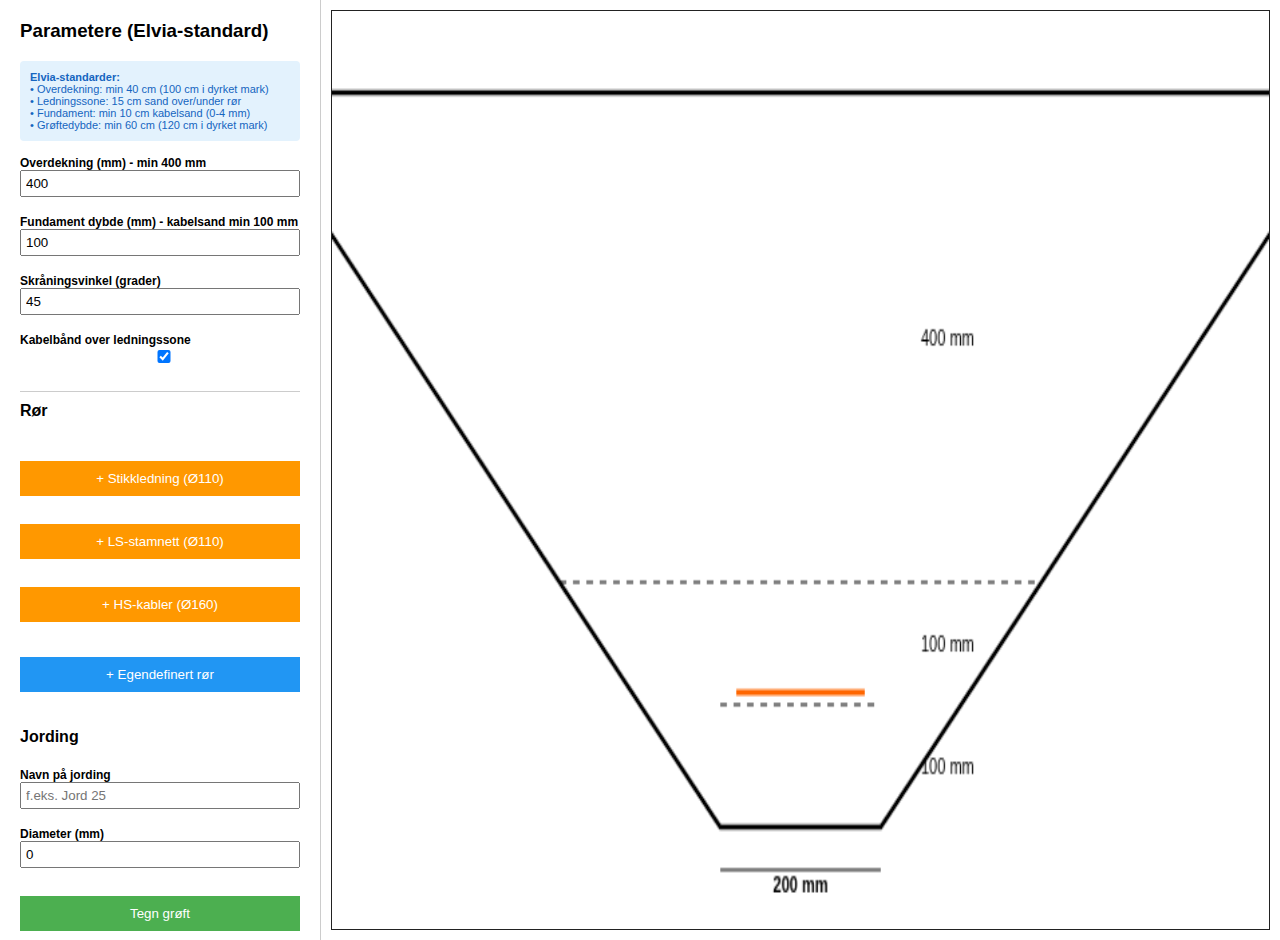
<file: Grofteprofil.html>
<!DOCTYPE html>
<html lang="no">
<head>
<meta charset="UTF-8">
<title>Grøftesnitt PRO</title>
<style>
body { font-family: Arial, sans-serif; display: flex; margin: 0; }
.panel {
    width: 280px;
    padding: 20px;
    border-right: 1px solid #ccc;
    overflow-y: auto;
    max-height: 100vh;
}
.panel h3 { margin-top: 0; }
canvas { flex: 1; border: 1px solid #222; margin: 10px; }
input { width: 100%; margin-bottom: 8px; padding: 4px; box-sizing: border-box; }
label { display: block; font-size: 12px; margin-top: 10px; font-weight: bold; }
button { width: 100%; padding: 10px; margin-top: 20px; background: #4CAF50; color: white; border: none; cursor: pointer; }
button:hover { background: #45a049; }
</style>
</head>
<body>

<div class="panel">
<h3>Parametere (Elvia-standard)</h3>

<div style="background: #E3F2FD; padding: 10px; border-radius: 4px; margin-bottom: 15px; font-size: 11px; color: #1565C0;">
  <strong>Elvia-standarder:</strong>
  <br>• Overdekning: min 40 cm (100 cm i dyrket mark)
  <br>• Ledningssone: 15 cm sand over/under rør
  <br>• Fundament: min 10 cm kabelsand (0-4 mm)
  <br>• Grøftedybde: min 60 cm (120 cm i dyrket mark)
</div>

<label>Overdekning (mm) - min 400 mm</label>
<input id="overdekning" value="400" type="number" min="400">

<label>Fundament dybde (mm) - kabelsand min 100 mm</label>
<input id="fundament" value="100" type="number" min="100">

<label>Skråningsvinkel (grader)</label>
<input id="vinkel" value="45" type="number">

<label>Kabelbånd over ledningssone</label>
<input id="kabelbmd" type="checkbox" checked>

<h4 style="margin-top: 20px; border-top: 1px solid #ccc; padding-top: 10px;">Rør</h4>
<button onclick="leggTilRor('Stikkledning', 110)" style="background: #FF9800; margin-bottom: 8px; width: 100%;">+ Stikkledning (Ø110)</button>
<button onclick="leggTilRor('LS-stamnett', 110)" style="background: #FF9800; margin-bottom: 8px; width: 100%;">+ LS-stamnett (Ø110)</button>
<button onclick="leggTilRor('HS-kabler', 160)" style="background: #FF9800; margin-bottom: 15px; width: 100%;">+ HS-kabler (Ø160)</button>

<div id="rorListe"></div>
<button onclick="leggTilRor('Rør', 110)" style="background: #2196F3; margin-bottom: 15px;">+ Egendefinert rør</button>

<h4>Jording</h4>
<label>Navn på jording</label>
<input id="jordingNavn" value="" type="text" placeholder="f.eks. Jord 25">

<label>Diameter (mm)</label>
<input id="jordingDiameter" value="0" type="number">

<button onclick="tegn()">Tegn grøft</button>
</div>

<canvas id="c" width="700" height="450"></canvas>

<script>

// Global liste over rør
let ror = [];
let rorIdCounter = 0;

function leggTilRor(navn = "Rør", diameter = 110) {
    const id = rorIdCounter++;
    
    // Beregn automatisk x-offset basert på eksisterende rør
    let xOffset = 0;
    if(ror.length > 0) {
        // Finn det mest høyre røret og legg til nytt rør til høyre for det
        let maxX = -Infinity;
        ror.forEach(r => {
            const rightEdge = r.xOffset + r.diameter/2;
            if(rightEdge > maxX) maxX = rightEdge;
        });
        
        // Legg til minimum 50mm mellom rør + diameter/2 avstand
        xOffset = maxX + 50 + diameter/2;
    }
    
    ror.push({ id: id, navn: navn, diameter: diameter, xOffset: xOffset });
    renderRorPanel();
    tegn();
}

function fjernRor(id) {
    ror = ror.filter(r => r.id !== id);
    renderRorPanel();
    tegn();
}

function renderRorPanel() {
    const container = document.getElementById("rorListe");
    container.innerHTML = "";
    
    ror.forEach((r, index) => {
        const div = document.createElement("div");
        div.style.cssText = "background: #f5f5f5; padding: 10px; margin-bottom: 10px; border-radius: 4px; border-left: 3px solid #2196F3;";
        
        div.innerHTML = `
            <div style="display: flex; justify-content: space-between; align-items: center; margin-bottom: 8px;">
                <label style="margin: 0; font-weight: bold; color: #666;">Rør ${index + 1}</label>
                <button onclick="fjernRor(${r.id})" style="background: #f44336; color: white; border: none; padding: 4px 8px; border-radius: 3px; cursor: pointer; font-size: 12px;">Fjern</button>
            </div>
            <label style="margin-top: 5px;">Navn</label>
            <input type="text" id="ror_${r.id}_navn" value="${r.navn}" style="width: 100%; margin-bottom: 6px; padding: 4px; box-sizing: border-box;" onchange="oppdaterRor(${r.id}, 'navn', this.value)">
            
            <label>Diameter (mm)</label>
            <input type="number" id="ror_${r.id}_dia" value="${r.diameter}" style="width: 100%; margin-bottom: 6px; padding: 4px; box-sizing: border-box;" onchange="oppdaterRor(${r.id}, 'diameter', parseFloat(this.value))">
            
            <label>X-offset fra senter (mm)</label>
            <input type="number" id="ror_${r.id}_x" value="${r.xOffset}" style="width: 100%; padding: 4px; box-sizing: border-box;" onchange="oppdaterRor(${r.id}, 'xOffset', parseFloat(this.value))">
        `;
        container.appendChild(div);
    });
}

function oppdaterRor(id, egenskap, verdi) {
    const ror_idx = ror.findIndex(r => r.id === id);
    if(ror_idx !== -1) {
        ror[ror_idx][egenskap] = verdi;
        tegn();
    }
}

// Hjelpefunksjon for skravur
function hatchPattern(ctx, pathFn, type) {
    ctx.save();
    ctx.beginPath();
    pathFn();
    ctx.clip();
    ctx.strokeStyle = "#999";
    ctx.lineWidth = 1;

    if(type === "diagonal") {
        for(let i=-500; i<1000; i+=12){
            ctx.beginPath();
            ctx.moveTo(i, 0);
            ctx.lineTo(i+800, 800);
            ctx.stroke();
        }
    }

    if(type === "cross") {
        for(let i=-500; i<1000; i+=12){
            ctx.beginPath();
            ctx.moveTo(i, 0);
            ctx.lineTo(i+800, 800);
            ctx.stroke();
        }
        for(let i=-500; i<1000; i+=12){
            ctx.beginPath();
            ctx.moveTo(i, 800);
            ctx.lineTo(i+800, 0);
            ctx.stroke();
        }
    }

    if(type === "horizontal") {
        for(let y=0; y<800; y+=8){
            ctx.beginPath();
            ctx.moveTo(0, y);
            ctx.lineTo(800, y);
            ctx.stroke();
        }
    }

    ctx.restore();
}

// Konverteringsfunksjoner fra mm til canvas
function X(mm) {
    const centerX = 350;
    const scale = 0.6; // mm til pixels
    return centerX + mm * scale;
}

function Y(mm) {
    const startY = 40;
    const scale = 0.6;
    return startY + mm * scale;
}

function tegn(){
    const canvas = document.getElementById("c");
    const ctx = canvas.getContext("2d");
    ctx.clearRect(0, 0, canvas.width, canvas.height);
    
    // Hent input-verdier
    const overdekning = parseFloat(document.getElementById("overdekning").value);
    const fundament = parseFloat(document.getElementById("fundament").value);
    const vinkel = parseFloat(document.getElementById("vinkel").value);
    const visKabelband = document.getElementById("kabelbmd").checked;
    const jordingDiameter = parseFloat(document.getElementById("jordingDiameter").value);
    const jordingNavn = document.getElementById("jordingNavn").value;
    
    // Beregn største rør diameter
    let storrsteRor = 0;
    ror.forEach(r => {
        if(r.diameter > storrsteRor) {
            storrsteRor = r.diameter;
        }
    });
    
    // Beregn ledningssone automatisk: største rør + 100 mm (50 mm hver side)
    const ledning = storrsteRor + 100;
    
    // Beregn bunn-bredde automatisk basert på rørstørrelse
    // Minimum plass for det største røret + 100 mm på hver side
    const bunn = storrsteRor + 200;
    
    // Beregner dimensjoner
    const totalDybde = overdekning + ledning + fundament;
    const vinkelRad = (vinkel * Math.PI) / 180;
    const topBredde = bunn + 2 * totalDybde * Math.tan(vinkelRad);
    
    // Tegner grøft
    ctx.strokeStyle = "#000";
    ctx.lineWidth = 2.5;
    ctx.beginPath();
    ctx.moveTo(X(-topBredde/2), Y(0));
    ctx.lineTo(X(topBredde/2), Y(0));
    ctx.lineTo(X(bunn/2), Y(totalDybde));
    ctx.lineTo(X(-bunn/2), Y(totalDybde));
    ctx.closePath();
    ctx.stroke();
    
    // Tegner horisontale linjer for lagene
    ctx.strokeStyle = "#000";
    ctx.lineWidth = 1;
    ctx.setLineDash([5, 5]);
    
    // Linje mellom gjenfylling og ledningssone
    ctx.beginPath();
    ctx.moveTo(X(-topBredde/2 + overdekning * Math.tan(vinkelRad)), Y(overdekning));
    ctx.lineTo(X(topBredde/2 - overdekning * Math.tan(vinkelRad)), Y(overdekning));
    ctx.stroke();
    
    // Linje mellom ledningssone og fundament
    ctx.beginPath();
    ctx.moveTo(X(-bunn/2), Y(overdekning + ledning));
    ctx.lineTo(X(bunn/2), Y(overdekning + ledning));
    ctx.stroke();
    
    ctx.setLineDash([]);
    
    // KABELBÅND - strek over ledningssone
    if(visKabelband) {
        ctx.strokeStyle = "#FF6600";
        ctx.lineWidth = 3;
        ctx.beginPath();
        ctx.moveTo(X(-bunn/2 + 20), Y(overdekning + ledning - 10));
        ctx.lineTo(X(bunn/2 - 20), Y(overdekning + ledning - 10));
        ctx.stroke();
    }
    
    // JORDING - tegn jording i bunn hvis diameter > 0
    if(jordingDiameter > 0) {
        const jordingRadius = jordingDiameter / 2;
        ctx.beginPath();
        ctx.arc(X(0), Y(overdekning + ledning + fundament), jordingRadius * 0.6, 0, Math.PI * 2);
        ctx.fillStyle = "#C0C0C0"; // Grå farge for jording
        ctx.fill();
        ctx.strokeStyle = "#000";
        ctx.lineWidth = 1.5;
        ctx.stroke();
        
        // Navn på jording
        if(jordingNavn) {
            ctx.fillStyle = "#000";
            ctx.font = "9px Arial";
            ctx.textAlign = "center";
            ctx.fillText(jordingNavn, X(0), Y(overdekning + ledning + fundament) + 3);
        }
    }
    
    // RØR - tegner rør fra listen (ligger på toppen av fundament/kabelsand)
    ror.forEach(r => {
        if(r.diameter > 0) {
            const radius = r.diameter / 2;
            ctx.beginPath();
            ctx.arc(X(r.xOffset), Y(overdekning + ledning), radius * 0.6, 0, Math.PI * 2);
            ctx.fillStyle = "orange";
            ctx.fill();
            ctx.strokeStyle = "#000";
            ctx.lineWidth = 1.5;
            ctx.stroke();
            
            // Navn på rør
            if(r.navn) {
                ctx.fillStyle = "#000";
                ctx.font = "9px Arial";
                ctx.textAlign = "center";
                ctx.fillText(r.navn, X(r.xOffset), Y(overdekning + ledning) + 3);
            }
        }
    });
    
    // DIMENSJONSLINJER OG HØYDEANGIVELSER
    ctx.strokeStyle = "#000";
    ctx.fillStyle = "#000";
    ctx.font = "bold 11px Arial";
    ctx.textAlign = "center";
    
    // Bunn-bredde
    ctx.lineWidth = 1;
    ctx.beginPath();
    ctx.moveTo(X(-bunn/2), Y(totalDybde + 35));
    ctx.lineTo(X(bunn/2), Y(totalDybde + 35));
    ctx.stroke();
    ctx.fillText(Math.round(bunn) + " mm", X(0), Y(totalDybde + 53));
    
    // Høydeangivelser på høyre side
    ctx.textAlign = "left";
    ctx.font = "11px Arial";
    const textX = X(bunn/2 + 50);
    
    // Overdekning
    ctx.fillText(Math.round(overdekning) + " mm", textX, Y(overdekning/2) + 4);
    
    // Ledningssone
    ctx.fillText(Math.round(ledning) + " mm", textX, Y(overdekning + ledning/2) + 4);
    
    // Fundament
    ctx.fillText(Math.round(fundament) + " mm", textX, Y(overdekning + ledning + fundament/2) + 4);
}

// Tegn ved start
tegn();

</script>



</body>
</html>
</file>
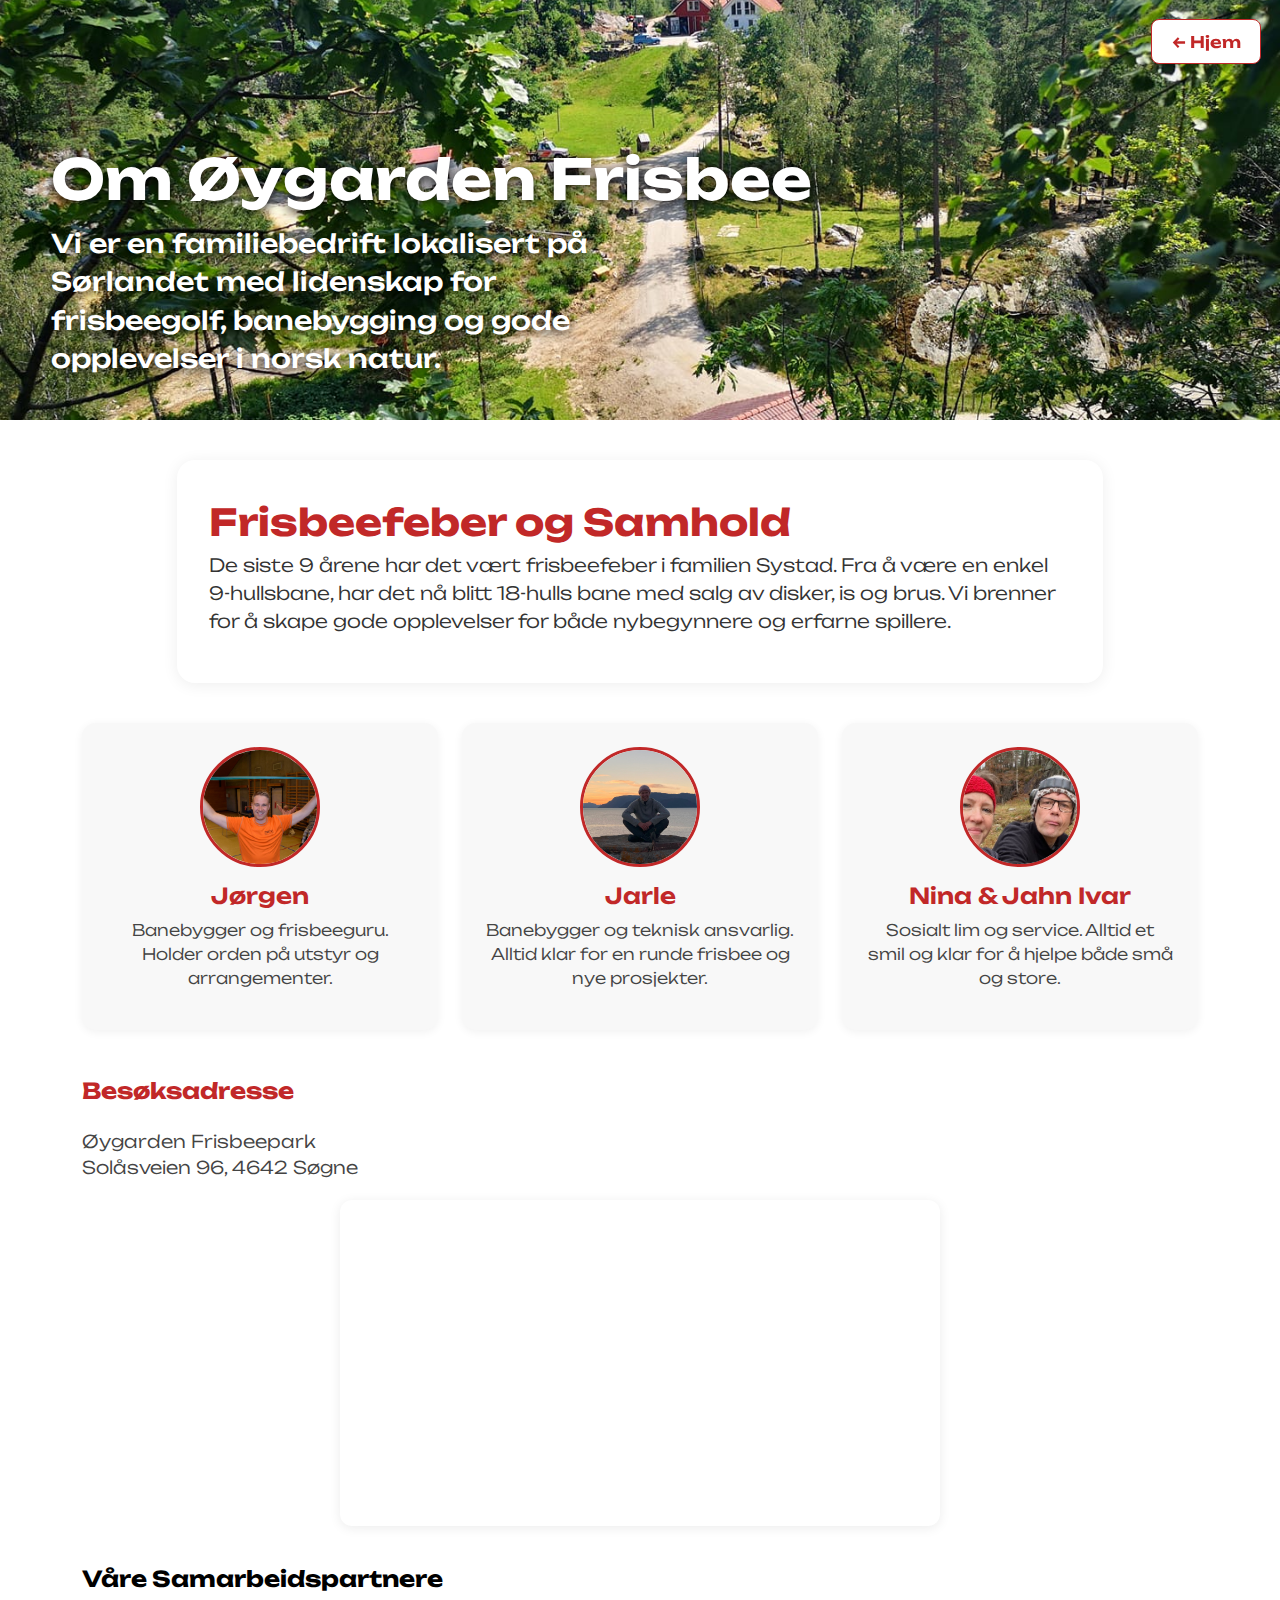
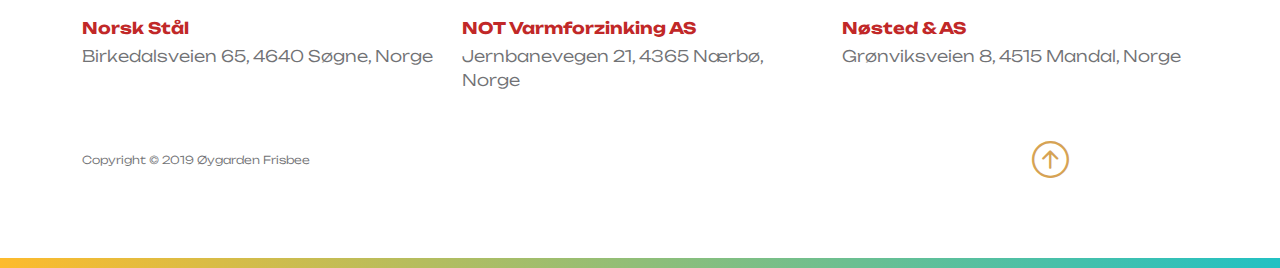
<file: om-oss.html>
<!doctype html>
<html lang="no">
    <head>
        <meta charset="utf-8">
        <meta name="viewport" content="width=device-width, initial-scale=1">
        <title>Om oss - Øygarden</title>

        <link rel="preconnect" href="https://fonts.googleapis.com">
        <link rel="preconnect" href="https://fonts.gstatic.com" crossorigin>
        <link href="https://fonts.googleapis.com/css2?family=Unbounded:wght@300;500&display=swap" rel="stylesheet">
        <link href="css/bootstrap.min.css" rel="stylesheet">
        <link href="css/bootstrap-icons.css" rel="stylesheet">
        <link href="css/main.css" rel="stylesheet">
        <link rel="stylesheet" href="css/flipper.css">
        <link rel="icon" href="Oygarden_Frisbee.png" type="image/x-icon">
    </head>
    <body>
        <a href="index.html" class="btn btn-link tilbake-forsiden">← Hjem</a>
        <div class="about-hero" style="width:100vw; max-width:100vw; position:relative; left:50%; right:50%; margin-left:-50vw; margin-right:-50vw;">
            <img src="images/framside.jpg" alt="Øygarden forsidebilde" style="width:100vw; max-width:100vw; height:38vw; min-height:220px; max-height:420px; object-fit:cover; display:block;">
            <div style="position:absolute; bottom:2vw; left:4vw; color:white; text-shadow:0 2px 12px #000;">
                <h1 style="font-size:clamp(2.2rem,5vw,3.5rem); font-weight:700; margin-bottom:0.2em;">Om Øygarden Frisbee</h1>
                <p style="font-size:clamp(1.1rem,2vw,1.7rem); max-width:600px; color:#fff; font-weight:500;">Vi er en familiebedrift lokalisert på Sørlandet med lidenskap for frisbeegolf, banebygging og gode opplevelser i norsk natur.</p>
            </div>
        </div>
        <div class="container" style="margin-top:2.5rem;">
            <div class="row justify-content-center">
                <div class="col-lg-10 col-12">
                    <div class="about-intro" style="background:#fff; border-radius:18px; box-shadow:0 2px 16px rgba(0,0,0,0.07); padding:2.5rem 2rem 2rem 2rem; margin-bottom:2.5rem;">
                        <h2 style="color:#c12828; font-weight:700;">Frisbeefeber og Samhold</h2>
                        <p style="font-size:1.15rem; color:#333;">De siste 9 årene har det vært frisbeefeber i familien Systad. Fra å være en enkel 9-hullsbane, har det nå blitt 18-hulls bane med salg av disker, is og brus. Vi brenner for å skape gode opplevelser for både nybegynnere og erfarne spillere.</p>
                    </div>
                </div>
            </div>
            <div class="row justify-content-center g-4">
                <div class="col-md-4 col-12">
                    <div class="team-card" style="background:#f8f8f8; border-radius:14px; box-shadow:0 2px 10px rgba(0,0,0,0.06); padding:1.5rem; text-align:center;">
                        <img src="images/folk/Jorgen_korona.jpg" alt="Jørgen" style="width:120px; height:120px; object-fit:cover; border-radius:50%; margin-bottom:1rem; border:3px solid #c12828;">
                        <h4 style="color:#c12828; font-weight:600;">Jørgen</h4>
                        <p style="font-size:1rem; color:#444;">Banebygger og frisbeeguru. Holder orden på utstyr og arrangementer.</p>
                    </div>
                </div>
                <div class="col-md-4 col-12">
                    <div class="team-card" style="background:#f8f8f8; border-radius:14px; box-shadow:0 2px 10px rgba(0,0,0,0.06); padding:1.5rem; text-align:center;">
                        <img src="images/folk/Jarle.jpg" alt="Jarle" style="width:120px; height:120px; object-fit:cover; border-radius:50%; margin-bottom:1rem; border:3px solid #c12828;">
                        <h4 style="color:#c12828; font-weight:600;">Jarle</h4>
                        <p style="font-size:1rem; color:#444;">Banebygger og teknisk ansvarlig. Alltid klar for en runde frisbee og nye prosjekter.</p>
                    </div>
                </div>
                <div class="col-md-4 col-12">
                    <div class="team-card" style="background:#f8f8f8; border-radius:14px; box-shadow:0 2px 10px rgba(0,0,0,0.06); padding:1.5rem; text-align:center;">
                        <img src="images/folk/Nina_jahnivar.jpg" alt="Nina og Jahn Ivar" style="width:120px; height:120px; object-fit:cover; border-radius:50%; margin-bottom:1rem; border:3px solid #c12828;">
                        <h4 style="color:#c12828; font-weight:600;">Nina & Jahn Ivar</h4>
                        <p style="font-size:1rem; color:#444;">Sosialt lim og service. Alltid et smil og klar for å hjelpe både små og store.</p>
                    </div>
                </div>
            </div>
        </div>
        <footer class="site-footer" style="margin-top:3rem;">
            <div class="container">
                <div class="row">
                    <div class="col-lg-12 col-12">
                        <div class="besoksadresse-section" style="margin-bottom:2.5rem;">
                            <h4 class="site-footer-title mb-4" style="color:#c12828;">Besøksadresse</h4>
                            <p style="font-size:1.1rem; color:#444; margin-bottom:1.2rem;">Øygarden Frisbeepark<br>Solåsveien 96, 4642 Søgne</p>
                            <div style="width:100%; max-width:600px; margin:auto; border-radius:12px; overflow:hidden; box-shadow:0 2px 12px rgba(0,0,0,0.08);">
                                <iframe width="100%" height="320" frameborder="0" style="border:0; min-height:220px;" allowfullscreen src="https://www.google.com/maps/embed?pb=!1m18!1m12!1m3!1d2104.574949823341!2d7.667216677283256!3d58.16422140373099!2m3!1f0!2f0!3f0!3m2!1i1024!2i768!4f13.1!3m3!1m2!1s0x46381f84f6355f0b%3A0x8a8f4943de258a94!2s%C3%98ygarden%20Frisbeegolf%20bane!5e0!3m2!1sno!2sno!4v1705247884808!5m2!1sno!2sno"></iframe>
                            </div>
                        </div>
                        <h4 class="site-footer-title mb-4">Våre Samarbeidspartnere</h4>
                    </div>
                    <div class="col-lg-4 col-md-6 col-11">
                        <div class="site-footer-thumb">
                            <strong class="mb-1">Norsk Stål</strong>
                            <p>Birkedalsveien 65, 4640 Søgne, Norge</p>
                        </div>
                    </div>
                    <div class="col-lg-4 col-md-6 col-11">
                        <div class="site-footer-thumb">
                            <strong class="mb-1">NOT Varmforzinking AS</strong>
                            <p>Jernbanevegen 21, 4365 Nærbø, Norge</p>
                        </div>
                    </div>
                    <div class="col-lg-4 col-md-6 col-11">
                        <strong class="mb-1">Nøsted & AS</strong>
                        <p>Grønviksveien 8, 4515 Mandal, Norge</p>
                    </div>
                </div>
            </div>
            <div class="site-footer-bottom">
                <div class="container">
                    <div class="row align-items-center">
                        <div class="col-lg-8 col-12 mt-4">
                            <p class="copyright-text mb-0">Copyright © 2019 Øygarden Frisbee</p>
                        </div>
                        <div class="col-lg-2 col-md-3 col-3 mt-lg-4 ms-auto">
                            <a href="#top" class="back-top-icon smoothscroll" title="Back Top">
                                <i class="bi-arrow-up-circle"></i>
                            </a>
                        </div>
                    </div>
                </div>
            </div>
        </footer>
                                <style>
                                .tilbake-forsiden {
                                    position: fixed;
                                    top: 1.2rem;
                                    right: 1.2rem;
                                    z-index: 2000;
                                    background: #fff;
                                    color: #c12828 !important;
                                    border-radius: 8px;
                                    box-shadow: 0 2px 8px rgba(0,0,0,0.08);
                                    font-weight: 600;
                                    padding: 0.6em 1.2em;
                                    text-decoration: none;
                                    border: 1px solid #c12828;
                                    transition: background 0.2s, color 0.2s;
                                }
                                .tilbake-forsiden:hover {
                                    background: #c12828;
                                    color: #fff !important;
                                }
                                @media (max-width: 700px) {
                                    .tilbake-forsiden {
                                        font-size: 1rem;
                                        padding: 0.5em 1em;
                                        top: 0.7rem;
                                        right: 0.7rem;
                                    }
                                }
                                </style>

        <script src="js/jquery.min.js"></script>
        <script src="js/bootstrap.min.js"></script>
        <script src="js/click-scroll.js"></script>
        <script src="js/custom.js"></script>
        <script src="js/flipp.js"></script>
    </body>
</html>
</file>
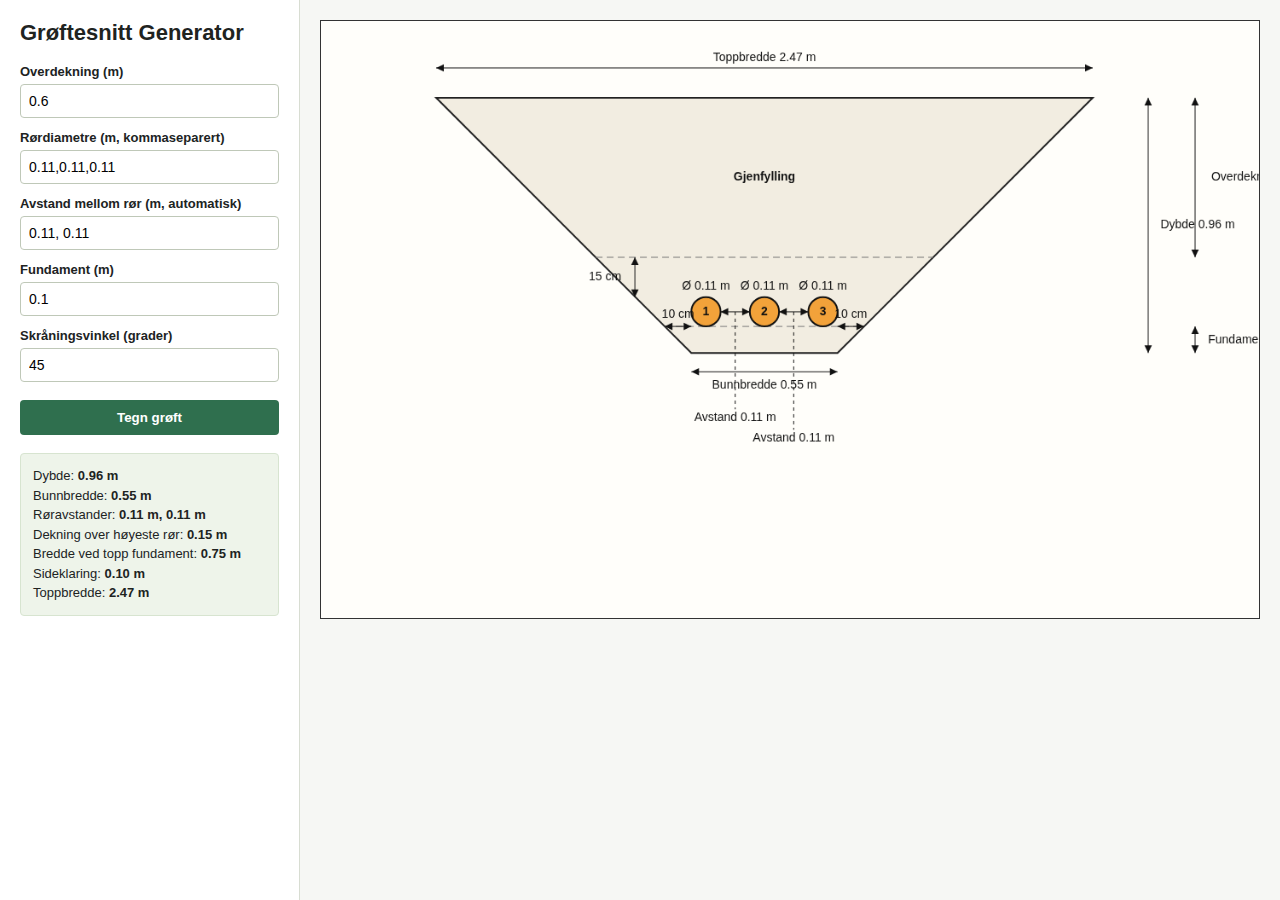
<file: groftegenerator/Grofteprofil.html>
<!DOCTYPE html>
<html lang="no">
<head>
<meta charset="UTF-8">
<title>Grøftesnitt Generator</title>
<style>
    * { box-sizing: border-box; }
    body {
        font-family: Arial, sans-serif;
        margin: 0;
        background: #f6f7f4;
        color: #20231f;
    }
    main {
        display: grid;
        grid-template-columns: 300px minmax(0, 1fr);
        min-height: 100vh;
    }
    .panel {
        background: #ffffff;
        border-right: 1px solid #d8ddd2;
        padding: 20px;
    }
    h1 {
        font-size: 22px;
        margin: 0 0 18px;
    }
    label {
        display: block;
        font-size: 13px;
        font-weight: bold;
        margin-top: 12px;
    }
    input {
        width: 100%;
        margin-top: 5px;
        padding: 8px;
        border: 1px solid #bfc8b8;
        border-radius: 4px;
        font-size: 14px;
    }
    button {
        width: 100%;
        margin-top: 18px;
        padding: 10px 12px;
        border: 0;
        border-radius: 4px;
        background: #2f6f4e;
        color: #fff;
        font-weight: bold;
        cursor: pointer;
    }
    button:hover { background: #265a40; }
    .summary {
        margin-top: 18px;
        padding: 12px;
        background: #eef4ea;
        border: 1px solid #d7e4d0;
        border-radius: 4px;
        font-size: 13px;
        line-height: 1.5;
    }
    .drawing {
        padding: 20px;
        overflow: auto;
    }
    canvas {
        width: 100%;
        max-width: 1100px;
        height: auto;
        background: #fffefa;
        border: 1px solid #333;
    }
    @media (max-width: 760px) {
        main { grid-template-columns: 1fr; }
        .panel { border-right: 0; border-bottom: 1px solid #d8ddd2; }
    }
</style>
</head>
<body>
<main>
    <section class="panel">
        <h1>Grøftesnitt Generator</h1>

        <label for="overdekning">Overdekning (m)</label>
        <input id="overdekning" type="number" value="0.6" step="0.1" min="0">

        <label for="ror">Rørdiametre (m, kommaseparert)</label>
        <input id="ror" type="text" value="0.11,0.11,0.11">

        <label for="avstand">Avstand mellom rør (m, automatisk)</label>
        <input id="avstand" type="text" value="0.11, 0.11" readonly>

        <label for="fundament">Fundament (m)</label>
        <input id="fundament" type="number" value="0.1" step="0.01" min="0">

        <label for="vinkel">Skråningsvinkel (grader)</label>
        <input id="vinkel" type="number" value="45" min="0" max="80">

        <button onclick="tegn()">Tegn grøft</button>

        <div class="summary" id="summary"></div>
    </section>

    <section class="drawing">
        <canvas id="canvas" width="1100" height="700"></canvas>
    </section>
</main>

<script>
function parseRor(value) {
    return value
        .split(",")
        .map(item => parseFloat(item.trim()))
        .filter(diameter => Number.isFinite(diameter) && diameter > 0);
}

function formatMeter(value) {
    return `${value.toFixed(2)} m`;
}

function pipeGap(leftDiameter, rightDiameter) {
    return Math.max(leftDiameter, rightDiameter);
}

function tegn() {
    const overdekning = parseFloat(document.getElementById("overdekning").value) || 0;
    const ror = parseRor(document.getElementById("ror").value);
    const fundament = parseFloat(document.getElementById("fundament").value) || 0;
    const vinkel = parseFloat(document.getElementById("vinkel").value) || 0;

    if (ror.length === 0) {
        document.getElementById("summary").textContent = "Legg inn minst én gyldig rørdiameter.";
        return;
    }

    const sideklaring = 0.10;
    const dekningOverRor = 0.15;
    const maksDiameter = Math.max(...ror);
    const dybde = overdekning + dekningOverRor + maksDiameter + fundament;
    const rorAvstander = ror.slice(0, -1).map((diameter, index) => pipeGap(diameter, ror[index + 1]));
    const rorPakkeBredde = ror.reduce((sum, diameter) => sum + diameter, 0)
        + rorAvstander.reduce((sum, gap) => sum + gap, 0);
    document.getElementById("avstand").value = rorAvstander.length
        ? rorAvstander.map(gap => gap.toFixed(2)).join(", ")
        : "0.00";
    const theta = vinkel * Math.PI / 180;
    const breddeVedToppFundament = rorPakkeBredde + sideklaring * 2;
    const beregnetBunnbredde = breddeVedToppFundament - 2 * fundament * Math.tan(theta);
    const bunnbredde = Math.max(0.02, beregnetBunnbredde);
    const toppbredde = breddeVedToppFundament + 2 * (dybde - fundament) * Math.tan(theta);

    document.getElementById("summary").innerHTML = `
        Dybde: <strong>${formatMeter(dybde)}</strong><br>
        Bunnbredde: <strong>${formatMeter(bunnbredde)}</strong><br>
        Røravstander: <strong>${rorAvstander.length ? rorAvstander.map(formatMeter).join(", ") : formatMeter(0)}</strong><br>
        Dekning over høyeste rør: <strong>${formatMeter(dekningOverRor)}</strong><br>
        Bredde ved topp fundament: <strong>${formatMeter(breddeVedToppFundament)}</strong><br>
        Sideklaring: <strong>${formatMeter(sideklaring)}</strong><br>
        Toppbredde: <strong>${formatMeter(toppbredde)}</strong>
    `;

    const canvas = document.getElementById("canvas");
    const ctx = canvas.getContext("2d");
    ctx.clearRect(0, 0, canvas.width, canvas.height);

    const margin = { left: 140, right: 190, top: 90, bottom: 130 };
    const availableWidth = canvas.width - margin.left - margin.right;
    const availableHeight = canvas.height - margin.top - margin.bottom;
    const scale = Math.min(availableWidth / Math.max(toppbredde, 0.1), availableHeight / Math.max(dybde, 0.1));
    const centerX = canvas.width / 2 - 30;
    const topY = margin.top;

    function X(x) { return centerX + x * scale; }
    function Y(y) { return topY + y * scale; }

    function label(text, x, y, align = "center", weight = "normal") {
        ctx.fillStyle = "#111";
        ctx.font = `${weight} 14px Arial`;
        ctx.textAlign = align;
        ctx.textBaseline = "middle";
        ctx.fillText(text, x, y);
    }

    function labelIfInsideTrench(text, xMeter, yMeter, weight = "normal") {
        ctx.font = `${weight} 14px Arial`;
        const textWidthMeter = ctx.measureText(text).width / scale;
        const halfAvailableWidth = trenchWidthAtDepth(yMeter) / 2 - 0.04;

        if (Math.abs(xMeter) + textWidthMeter / 2 <= halfAvailableWidth) {
            label(text, X(xMeter), Y(yMeter), "center", weight);
        }
    }

    function dimension(x1, y1, x2, y2, text, textOffsetX = 0, textOffsetY = -12) {
        ctx.save();
        ctx.strokeStyle = "#111";
        ctx.fillStyle = "#111";
        ctx.lineWidth = 1;
        ctx.beginPath();
        ctx.moveTo(x1, y1);
        ctx.lineTo(x2, y2);
        ctx.stroke();

        const angle = Math.atan2(y2 - y1, x2 - x1);
        [0, 1].forEach(end => {
            const x = end ? x2 : x1;
            const y = end ? y2 : y1;
            const dir = end ? angle + Math.PI : angle;
            ctx.beginPath();
            ctx.moveTo(x, y);
            ctx.lineTo(x + Math.cos(dir + 0.45) * 10, y + Math.sin(dir + 0.45) * 10);
            ctx.lineTo(x + Math.cos(dir - 0.45) * 10, y + Math.sin(dir - 0.45) * 10);
            ctx.closePath();
            ctx.fill();
        });

        label(text, (x1 + x2) / 2 + textOffsetX, (y1 + y2) / 2 + textOffsetY);
        ctx.restore();
    }

    function gapDimension(leftEdgeMeter, rightEdgeMeter, yMeter, text, leaderIndex) {
        const arrowY = Y(yMeter);
        const midX = (X(leftEdgeMeter) + X(rightEdgeMeter)) / 2;
        const labelY = Y(dybde) + 76 + (leaderIndex % 2) * 24;

        dimension(X(leftEdgeMeter), arrowY, X(rightEdgeMeter), arrowY, "", 0, 0);

        ctx.save();
        ctx.strokeStyle = "#111";
        ctx.lineWidth = 1;
        ctx.setLineDash([4, 4]);
        ctx.beginPath();
        ctx.moveTo(midX, arrowY);
        ctx.lineTo(midX, labelY - 10);
        ctx.stroke();
        ctx.setLineDash([]);
        label(text, midX, labelY);
        ctx.restore();
    }

    function horizontalBoundary(y, width) {
        ctx.setLineDash([8, 5]);
        ctx.strokeStyle = "#777";
        ctx.lineWidth = 1;
        ctx.beginPath();
        ctx.moveTo(X(-width / 2), Y(y));
        ctx.lineTo(X(width / 2), Y(y));
        ctx.stroke();
        ctx.setLineDash([]);
    }

    function trenchWidthAtDepth(y) {
        if (y === dybde - fundament) {
            return breddeVedToppFundament;
        }

        if (y < dybde - fundament) {
            return breddeVedToppFundament + 2 * (dybde - fundament - y) * Math.tan(theta);
        }

        const fundamentRatio = fundament > 0 ? (dybde - y) / fundament : 0;
        return bunnbredde + (breddeVedToppFundament - bunnbredde) * fundamentRatio;
    }

    ctx.fillStyle = "#f2ede1";
    ctx.strokeStyle = "#222";
    ctx.lineWidth = 2;
    ctx.beginPath();
    ctx.moveTo(X(-toppbredde / 2), Y(0));
    ctx.lineTo(X(toppbredde / 2), Y(0));
    ctx.lineTo(X(breddeVedToppFundament / 2), Y(dybde - fundament));
    ctx.lineTo(X(bunnbredde / 2), Y(dybde));
    ctx.lineTo(X(-bunnbredde / 2), Y(dybde));
    ctx.lineTo(X(-breddeVedToppFundament / 2), Y(dybde - fundament));
    ctx.closePath();
    ctx.fill();
    ctx.stroke();

    const widthAtOverdekning = toppbredde - 2 * overdekning * Math.tan(theta);
    horizontalBoundary(overdekning, widthAtOverdekning);
    horizontalBoundary(dybde - fundament, trenchWidthAtDepth(dybde - fundament));

    labelIfInsideTrench("Gjenfylling", 0, overdekning / 2, "bold");

    let currentX = -rorPakkeBredde / 2;
    const pipePositions = [];

    ror.forEach((diameter, index) => {
        const radius = diameter / 2;
        const cx = currentX + radius;
        const cy = overdekning + dekningOverRor + maksDiameter - radius;
        pipePositions.push({ cx, cy, radius, diameter });

        ctx.beginPath();
        ctx.arc(X(cx), Y(cy), radius * scale, 0, 2 * Math.PI);
        ctx.fillStyle = "#f2a23a";
        ctx.fill();
        ctx.strokeStyle = "#111";
        ctx.lineWidth = 2;
        ctx.stroke();

        const pipeLabel = diameter * scale > 42 ? `Rør ${index + 1}` : `${index + 1}`;
        labelIfInsideTrench(pipeLabel, cx, cy, "bold");

        const diameterLabelY = cy - radius - 0.04;
        labelIfInsideTrench(`Ø ${formatMeter(diameter)}`, cx, diameterLabelY);

        currentX += diameter + (rorAvstander[index] || 0);
    });

    pipePositions.slice(0, -1).forEach((pipe, index) => {
        const nextPipe = pipePositions[index + 1];
        const leftEdge = pipe.cx + pipe.radius;
        const rightEdge = nextPipe.cx - nextPipe.radius;
        const gapY = Math.min(pipe.cy, nextPipe.cy);
        gapDimension(leftEdge, rightEdge, gapY, `Avstand ${formatMeter(rorAvstander[index])}`, index);
    });

    dimension(X(-toppbredde / 2), Y(0) - 35, X(toppbredde / 2), Y(0) - 35, `Toppbredde ${formatMeter(toppbredde)}`);
    dimension(X(-bunnbredde / 2), Y(dybde) + 22, X(bunnbredde / 2), Y(dybde) + 22, `Bunnbredde ${formatMeter(bunnbredde)}`, 0, 16);

    const highestPipeTopY = overdekning + dekningOverRor;
    const coverDimX = X(-breddeVedToppFundament / 2) - 35;
    dimension(coverDimX, Y(overdekning), coverDimX, Y(highestPipeTopY), "15 cm", -35, 0);

    const clearanceY = Y(dybde - fundament);
    dimension(X(-breddeVedToppFundament / 2), clearanceY, X(-rorPakkeBredde / 2), clearanceY, "10 cm", 0, -14);
    dimension(X(rorPakkeBredde / 2), clearanceY, X(breddeVedToppFundament / 2), clearanceY, "10 cm", 0, -14);

    const dimX = X(toppbredde / 2) + 65;
    dimension(dimX, Y(0), dimX, Y(dybde), `Dybde ${formatMeter(dybde)}`, 58, 0);
    dimension(dimX + 55, Y(0), dimX + 55, Y(overdekning), `Overdekning ${formatMeter(overdekning)}`, 82, 0);
    dimension(dimX + 55, Y(dybde - fundament), dimX + 55, Y(dybde), `Fundament ${formatMeter(fundament)}`, 74, 0);
}

document.querySelectorAll("input").forEach(input => input.addEventListener("input", tegn));
tegn();
</script>
</body>
</html>
</file>
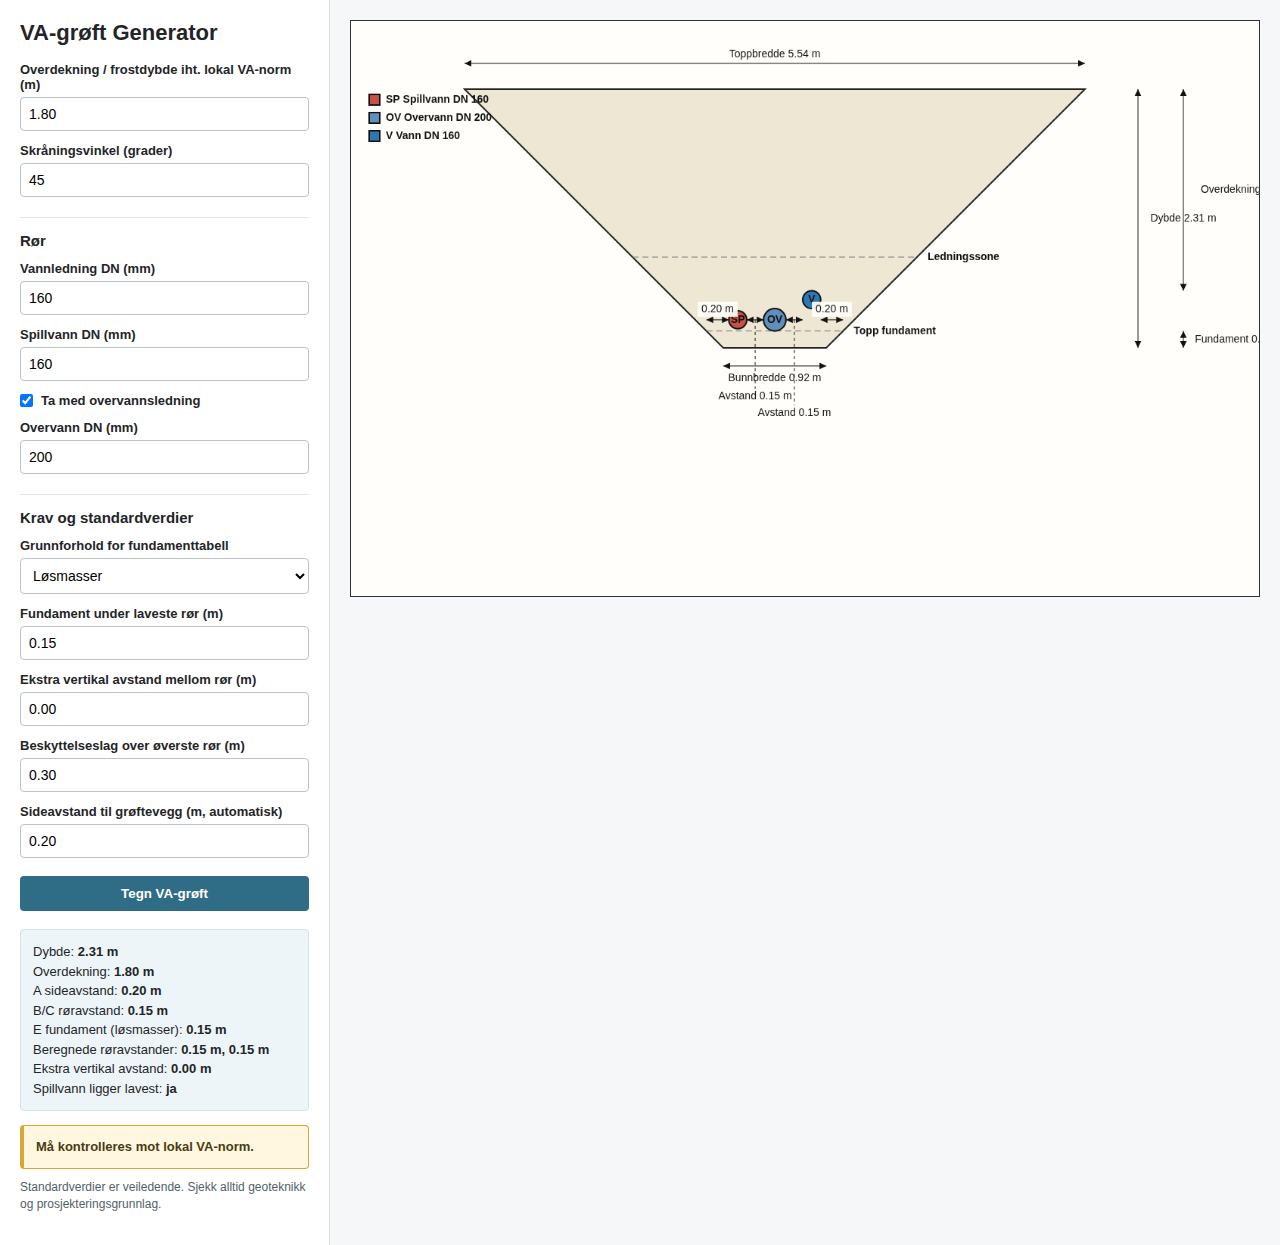
<file: groftegenerator/VA-groft.html>
<!DOCTYPE html>
<html lang="no">
<head>
<meta charset="UTF-8">
<title>VA-grøft Generator</title>
<style>
    * { box-sizing: border-box; }
    body {
        font-family: Arial, sans-serif;
        margin: 0;
        background: #f5f7f8;
        color: #1f2528;
    }
    main {
        display: grid;
        grid-template-columns: 330px minmax(0, 1fr);
        min-height: 100vh;
    }
    .panel {
        background: #fff;
        border-right: 1px solid #d4dde1;
        padding: 20px;
        overflow-y: auto;
    }
    h1 {
        font-size: 22px;
        margin: 0 0 16px;
    }
    h2 {
        font-size: 15px;
        margin: 20px 0 8px;
        border-top: 1px solid #e0e6e9;
        padding-top: 14px;
    }
    label {
        display: block;
        font-size: 13px;
        font-weight: bold;
        margin-top: 12px;
    }
    input {
        width: 100%;
        margin-top: 5px;
        padding: 8px;
        border: 1px solid #b9c5ca;
        border-radius: 4px;
        font-size: 14px;
    }
    .toggle {
        display: grid;
        grid-template-columns: auto 1fr;
        gap: 8px;
        align-items: center;
        margin-top: 12px;
        font-size: 13px;
        font-weight: bold;
    }
    .toggle input {
        width: auto;
        margin: 0;
    }
    select {
        width: 100%;
        margin-top: 5px;
        padding: 8px;
        border: 1px solid #b9c5ca;
        border-radius: 4px;
        font-size: 14px;
        background: #fff;
    }
    button {
        width: 100%;
        margin-top: 18px;
        padding: 10px 12px;
        border: 0;
        border-radius: 4px;
        background: #2f6c86;
        color: #fff;
        font-weight: bold;
        cursor: pointer;
    }
    button:hover { background: #25576c; }
    .summary {
        margin-top: 18px;
        padding: 12px;
        background: #edf5f8;
        border: 1px solid #d3e4eb;
        border-radius: 4px;
        font-size: 13px;
        line-height: 1.5;
    }
    .note {
        color: #526169;
        font-size: 12px;
        line-height: 1.4;
        margin-top: 10px;
    }
    .warning {
        margin-top: 14px;
        padding: 12px;
        border: 1px solid #d8a735;
        border-left: 4px solid #d8a735;
        border-radius: 4px;
        background: #fff7df;
        color: #4b3b13;
        font-size: 13px;
        font-weight: bold;
        line-height: 1.4;
    }
    .drawing {
        padding: 20px;
        overflow: auto;
    }
    canvas {
        width: 100%;
        max-width: 1200px;
        height: auto;
        background: #fffefa;
        border: 1px solid #2d3336;
    }
    @media (max-width: 820px) {
        main { grid-template-columns: 1fr; }
        .panel { border-right: 0; border-bottom: 1px solid #d4dde1; }
    }
</style>
</head>
<body>
<main>
    <section class="panel">
        <h1>VA-grøft Generator</h1>

        <label for="overdekning">Overdekning / frostdybde iht. lokal VA-norm (m)</label>
        <input id="overdekning" type="number" value="1.80" step="0.05" min="0">

        <label for="vinkel">Skråningsvinkel (grader)</label>
        <input id="vinkel" type="number" value="45" min="0" max="80">

        <h2>Rør</h2>
        <label for="dnVann">Vannledning DN (mm)</label>
        <input id="dnVann" type="number" value="160" step="10" min="0">

        <label for="dnSpill">Spillvann DN (mm)</label>
        <input id="dnSpill" type="number" value="160" step="10" min="0">

        <label class="toggle">
            <input id="visOvervann" type="checkbox" checked>
            <span>Ta med overvannsledning</span>
        </label>

        <label for="dnOvervann">Overvann DN (mm)</label>
        <input id="dnOvervann" type="number" value="200" step="10" min="0">

        <h2>Krav og standardverdier</h2>
        <label for="grunnforhold">Grunnforhold for fundamenttabell</label>
        <select id="grunnforhold">
            <option value="losmasser" selected>Løsmasser</option>
            <option value="fjell">Fjell eller betong</option>
        </select>

        <label for="fundament">Fundament under laveste rør (m)</label>
        <input id="fundament" type="text" value="0.15" readonly>

        <label for="vertikalAvstand">Ekstra vertikal avstand mellom rør (m)</label>
        <input id="vertikalAvstand" type="number" value="0.00" step="0.05" min="0">

        <label for="beskyttelseslag">Beskyttelseslag over øverste rør (m)</label>
        <input id="beskyttelseslag" type="number" value="0.30" step="0.05" min="0">

        <label for="sideAvstand">Sideavstand til grøftevegg (m, automatisk)</label>
        <input id="sideAvstand" type="text" value="0.20" readonly>

        <button onclick="tegn()">Tegn VA-grøft</button>

        <div class="summary" id="summary"></div>
        <div class="warning">Må kontrolleres mot lokal VA-norm.</div>
        <p class="note">Standardverdier er veiledende. Sjekk alltid geoteknikk og prosjekteringsgrunnlag.</p>
    </section>

    <section class="drawing">
        <canvas id="canvas" width="1200" height="760"></canvas>
    </section>
</main>

<script>
function meter(valueMm) {
    return valueMm / 1000;
}

function formatMeter(value) {
    return `${value.toFixed(2)} m`;
}

function formatDn(value) {
    return `DN ${Math.round(value)}`;
}

function avstandskrav(diameterMm) {
    if (diameterMm <= 225) return { a: 0.20, bc: 0.15 };
    if (diameterMm <= 350) return { a: 0.25, bc: 0.20 };
    if (diameterMm <= 700) return { a: 0.35, bc: 0.25 };
    if (diameterMm <= 1200) return { a: 0.425, bc: 0.40 };
    return { a: 0.50, bc: 0.50 };
}

function fundamentTykkelse(diameterMm, grunnforhold) {
    if (diameterMm < 400) return 0.15;
    if (diameterMm <= 1200) return grunnforhold === "fjell" ? 0.30 : 0.20;
    return grunnforhold === "fjell" ? 0.40 : 0.25;
}

function sideGap(leftPipe, rightPipe) {
    const maxDn = Math.max(leftPipe.dn, rightPipe.dn);
    return avstandskrav(maxDn).bc;
}

function tegn() {
    const overdekning = parseFloat(document.getElementById("overdekning").value) || 0;
    const vinkel = parseFloat(document.getElementById("vinkel").value) || 0;
    const grunnforhold = document.getElementById("grunnforhold").value;
    const vertikalAvstandInput = parseFloat(document.getElementById("vertikalAvstand").value) || 0;
    const beskyttelseslag = parseFloat(document.getElementById("beskyttelseslag").value) || 0;
    const dnVann = parseFloat(document.getElementById("dnVann").value) || 0;
    const dnSpill = parseFloat(document.getElementById("dnSpill").value) || 0;
    const dnOvervann = parseFloat(document.getElementById("dnOvervann").value) || 0;
    const visOvervann = document.getElementById("visOvervann").checked;

    const pipes = [
        { key: "spill", navn: "Spillvann", dn: dnSpill, color: "#c75146", order: 0 },
        ...(visOvervann ? [{ key: "overvann", navn: "Overvann", dn: dnOvervann, color: "#5f8fba", order: 1 }] : []),
        { key: "vann", navn: "Vann", dn: dnVann, color: "#2d77b3", order: 2 }
    ].filter(pipe => pipe.dn > 0);

    if (!pipes.some(pipe => pipe.key === "spill")) {
        document.getElementById("summary").textContent = "Legg inn spillvannsrør. Spillvann skal ligge lavest.";
        return;
    }

    const maxDn = Math.max(...pipes.map(pipe => pipe.dn));
    const krav = avstandskrav(maxDn);
    const sideAvstand = krav.a;
    const minRorAvstand = krav.bc;
    const fundament = fundamentTykkelse(maxDn, grunnforhold);
    const vertikalAvstand = vertikalAvstandInput;
    document.getElementById("sideAvstand").value = sideAvstand.toFixed(2);
    document.getElementById("fundament").value = fundament.toFixed(2);
    document.getElementById("vertikalAvstand").value = vertikalAvstand.toFixed(2);

    pipes.forEach(pipe => {
        pipe.diameter = meter(pipe.dn);
        pipe.radius = pipe.diameter / 2;
    });

    const spillPipe = pipes.find(pipe => pipe.key === "spill");
    const overvannPipe = pipes.find(pipe => pipe.key === "overvann");
    const vannPipe = pipes.find(pipe => pipe.key === "vann");

    spillPipe.cy = 0;

    if (overvannPipe) {
        overvannPipe.cy = spillPipe.cy;
    }

    if (vannPipe) {
        const lowerTop = Math.min(...pipes
            .filter(pipe => pipe.key !== "vann")
            .map(pipe => pipe.cy - pipe.radius));
        vannPipe.cy = lowerTop - vertikalAvstand - vannPipe.radius;
    }

    pipes.forEach(pipe => {
        pipe.bottom = pipe.cy + pipe.radius;
        pipe.top = pipe.cy - pipe.radius;
    });

    const rorAvstander = pipes.slice(0, -1).map((pipe, index) => sideGap(pipe, pipes[index + 1]));
    const rorPakkeBredde = pipes.reduce((sum, pipe) => sum + pipe.diameter, 0)
        + rorAvstander.reduce((sum, gap) => sum + gap, 0);

    let currentX = -rorPakkeBredde / 2;
    pipes.forEach((pipe, index) => {
        pipe.x = currentX + pipe.radius;
        currentX += pipe.diameter + (rorAvstander[index] || 0);
    });

    const lowestBottom = Math.max(...pipes.map(pipe => pipe.bottom));
    const highestTop = Math.min(...pipes.map(pipe => pipe.top));

    pipes.forEach(pipe => {
        pipe.y = pipe.cy - highestTop + overdekning;
    });

    const toppLedningssone = Math.max(0, overdekning - beskyttelseslag);
    const bunnLedningssone = lowestBottom - highestTop + overdekning + fundament;
    const dybde = bunnLedningssone;
    const breddeVedRor = rorPakkeBredde + sideAvstand * 2;
    const theta = vinkel * Math.PI / 180;
    const bunnbredde = Math.max(0.10, breddeVedRor - 2 * fundament * Math.tan(theta));
    const toppbredde = breddeVedRor + 2 * (dybde - fundament) * Math.tan(theta);

    document.getElementById("summary").innerHTML = `
        Dybde: <strong>${formatMeter(dybde)}</strong><br>
        Overdekning: <strong>${formatMeter(overdekning)}</strong><br>
        A sideavstand: <strong>${formatMeter(sideAvstand)}</strong><br>
        B/C røravstand: <strong>${formatMeter(minRorAvstand)}</strong><br>
        E fundament (${grunnforhold === "fjell" ? "fjell/betong" : "løsmasser"}): <strong>${formatMeter(fundament)}</strong><br>
        Beregnede røravstander: <strong>${rorAvstander.length ? rorAvstander.map(formatMeter).join(", ") : formatMeter(0)}</strong><br>
        Ekstra vertikal avstand: <strong>${formatMeter(vertikalAvstand)}</strong><br>
        Spillvann ligger lavest: <strong>ja</strong>
    `;

    const canvas = document.getElementById("canvas");
    const ctx = canvas.getContext("2d");
    ctx.clearRect(0, 0, canvas.width, canvas.height);

    const margin = { left: 170, right: 210, top: 90, bottom: 120 };
    const availableWidth = canvas.width - margin.left - margin.right;
    const availableHeight = canvas.height - margin.top - margin.bottom;
    const scale = Math.min(availableWidth / Math.max(toppbredde, 0.1), availableHeight / Math.max(dybde, 0.1));
    const centerX = canvas.width / 2 - 40;
    const topY = margin.top;

    function X(x) { return centerX + x * scale; }
    function Y(y) { return topY + y * scale; }

    function trenchWidthAtDepth(y) {
        if (y <= dybde - fundament) {
            return breddeVedRor + 2 * (dybde - fundament - y) * Math.tan(theta);
        }

        const ratio = fundament > 0 ? (dybde - y) / fundament : 0;
        return bunnbredde + (breddeVedRor - bunnbredde) * ratio;
    }

    function label(text, x, y, align = "center", weight = "normal") {
        ctx.fillStyle = "#111";
        ctx.font = `${weight} 14px Arial`;
        ctx.textAlign = align;
        ctx.textBaseline = "middle";
        ctx.fillText(text, x, y);
    }

    function labelBox(text, x, y, align = "center", weight = "normal") {
        ctx.save();
        ctx.font = `${weight} 14px Arial`;
        const metrics = ctx.measureText(text);
        const width = metrics.width + 10;
        const height = 20;
        const left = align === "left" ? x - 2 : x - width / 2;

        ctx.fillStyle = "rgba(255, 254, 250, 0.92)";
        ctx.fillRect(left, y - height / 2, width, height);
        ctx.fillStyle = "#111";
        ctx.textAlign = align;
        ctx.textBaseline = "middle";
        ctx.fillText(text, x, y);
        ctx.restore();
    }

    function pipeCode(pipe) {
        if (pipe.key === "spill") return "SP";
        if (pipe.key === "overvann") return "OV";
        return "V";
    }

    function dimension(x1, y1, x2, y2, text, textOffsetX = 0, textOffsetY = -12) {
        ctx.save();
        ctx.strokeStyle = "#111";
        ctx.fillStyle = "#111";
        ctx.lineWidth = 1;
        ctx.beginPath();
        ctx.moveTo(x1, y1);
        ctx.lineTo(x2, y2);
        ctx.stroke();

        const angle = Math.atan2(y2 - y1, x2 - x1);
        [0, 1].forEach(end => {
            const x = end ? x2 : x1;
            const y = end ? y2 : y1;
            const dir = end ? angle + Math.PI : angle;
            ctx.beginPath();
            ctx.moveTo(x, y);
            ctx.lineTo(x + Math.cos(dir + 0.45) * 10, y + Math.sin(dir + 0.45) * 10);
            ctx.lineTo(x + Math.cos(dir - 0.45) * 10, y + Math.sin(dir - 0.45) * 10);
            ctx.closePath();
            ctx.fill();
        });

        if (text) {
            labelBox(text, (x1 + x2) / 2 + textOffsetX, (y1 + y2) / 2 + textOffsetY);
        }

        ctx.restore();
    }

    function horizontalBoundary(y, text) {
        const width = trenchWidthAtDepth(y);
        ctx.save();
        ctx.setLineDash([8, 5]);
        ctx.strokeStyle = "#777";
        ctx.lineWidth = 1;
        ctx.beginPath();
        ctx.moveTo(X(-width / 2), Y(y));
        ctx.lineTo(X(width / 2), Y(y));
        ctx.stroke();
        ctx.setLineDash([]);
        labelBox(text, X(width / 2) + 14, Y(y), "left", "bold");
        ctx.restore();
    }

    function pipeGapDimension(leftPipe, rightPipe, gap, index) {
        const leftEdge = leftPipe.x + leftPipe.radius;
        const rightEdge = rightPipe.x - rightPipe.radius;
        const arrowY = Y(Math.max(leftPipe.y, rightPipe.y));
        const midX = (X(leftEdge) + X(rightEdge)) / 2;
        const labelY = Y(dybde) + 64 + index * 22;

        dimension(X(leftEdge), arrowY, X(rightEdge), arrowY, "", 0, 0);

        ctx.save();
        ctx.strokeStyle = "#111";
        ctx.lineWidth = 1;
        ctx.setLineDash([4, 4]);
        ctx.beginPath();
        ctx.moveTo(midX, arrowY);
        ctx.lineTo(midX, labelY - 10);
        ctx.stroke();
        ctx.setLineDash([]);
        labelBox(`Avstand ${formatMeter(gap)}`, midX, labelY);
        ctx.restore();
    }

    function drawLegend() {
        const x = 24;
        let y = 104;

        pipes.forEach(pipe => {
            ctx.fillStyle = pipe.color;
            ctx.fillRect(x, y - 7, 14, 14);
            ctx.strokeStyle = "#111";
            ctx.strokeRect(x, y - 7, 14, 14);
            label(`${pipeCode(pipe)} ${pipe.navn} ${formatDn(pipe.dn)}`, x + 22, y, "left", "bold");
            y += 24;
        });
    }

    ctx.fillStyle = "#eee7d3";
    ctx.strokeStyle = "#222";
    ctx.lineWidth = 2;
    ctx.beginPath();
    ctx.moveTo(X(-toppbredde / 2), Y(0));
    ctx.lineTo(X(toppbredde / 2), Y(0));
    ctx.lineTo(X(breddeVedRor / 2), Y(dybde - fundament));
    ctx.lineTo(X(bunnbredde / 2), Y(dybde));
    ctx.lineTo(X(-bunnbredde / 2), Y(dybde));
    ctx.lineTo(X(-breddeVedRor / 2), Y(dybde - fundament));
    ctx.closePath();
    ctx.fill();
    ctx.stroke();

    horizontalBoundary(toppLedningssone, "Ledningssone");
    horizontalBoundary(dybde - fundament, "Topp fundament");
    drawLegend();

    pipes.forEach(pipe => {
        ctx.beginPath();
        ctx.arc(X(pipe.x), Y(pipe.y), pipe.radius * scale, 0, Math.PI * 2);
        ctx.fillStyle = pipe.color;
        ctx.fill();
        ctx.strokeStyle = "#111";
        ctx.lineWidth = 2;
        ctx.stroke();

        label(pipeCode(pipe), X(pipe.x), Y(pipe.y), "center", "bold");
    });

    dimension(X(-toppbredde / 2), Y(0) - 34, X(toppbredde / 2), Y(0) - 34, `Toppbredde ${formatMeter(toppbredde)}`);
    dimension(X(-bunnbredde / 2), Y(dybde) + 24, X(bunnbredde / 2), Y(dybde) + 24, `Bunnbredde ${formatMeter(bunnbredde)}`, 0, 16);
    dimension(X(-breddeVedRor / 2), Y(pipes[0].y), X(-rorPakkeBredde / 2), Y(pipes[0].y), formatMeter(sideAvstand), 0, -14);
    dimension(X(rorPakkeBredde / 2), Y(pipes[0].y), X(breddeVedRor / 2), Y(pipes[0].y), formatMeter(sideAvstand), 0, -14);

    pipes.slice(0, -1).forEach((pipe, index) => {
        const nextPipe = pipes[index + 1];
        pipeGapDimension(pipe, nextPipe, rorAvstander[index], index);
    });

    const dimX = X(toppbredde / 2) + 70;
    dimension(dimX, Y(0), dimX, Y(dybde), `Dybde ${formatMeter(dybde)}`, 60, 0);
    dimension(dimX + 60, Y(0), dimX + 60, Y(pipes[pipes.length - 1].y - pipes[pipes.length - 1].radius), `Overdekning ${formatMeter(overdekning)}`, 86, 0);
    dimension(dimX + 60, Y(dybde - fundament), dimX + 60, Y(dybde), `Fundament ${formatMeter(fundament)}`, 74, 0);
}

document.querySelectorAll("input").forEach(input => input.addEventListener("input", tegn));
tegn();
</script>
</body>
</html>
</file>
<file: css/main.css>
/* Hamburger og bestill-knapp responsiv stil */
@media (max-width: 700px) {
  .btn.custom-btn.d-md-block {
    display: none !important;
  }
  .hamburger-btn.d-md-none {
    display: block !important;
  }
}
.hamburger-btn {
  position: absolute;
  top: 1.2rem;
  right: 1.2rem;
  z-index: 21;
  background: none;
  border: none;
  padding: 0;
  cursor: pointer;
}
.hamburger-btn span {
  display: block;
  width: 28px;
  height: 4px;
  background: #c12828;
  margin: 5px 0;
  border-radius: 2px;
}
#bestill-dropdown {
  display: none;
  position: absolute;
  top: 3.5rem;
  right: 1.2rem;
  z-index: 22;
}
 .hero-topbar {
   display: flex;
   align-items: center;
   justify-content: space-between;
   position: absolute;
   top: 0;
   left: 0;
   width: 100%;
   z-index: 10;
   padding: 1rem 1rem 0 1rem;
   box-sizing: border-box;
 }
 .hero-topbar .logo-image {
   max-width: 120px;
   height: auto;
   display: block;
 }
 .hero-topbar .btn {
   margin-left: 0;
   margin-top: 0;
   vertical-align: middle;
 }
@media (max-width: 700px) {
  .hero-topbar {
    padding: 0.5rem 0.5rem 0 0.5rem;
  }
  .hero-topbar .logo-image {
    max-width: 80px;
  }
  .hero-topbar .btn {
    font-size: 0.95rem;
    padding: 0.4em 0.9em;
  }
}
.hero-headerbar {
  position: absolute;
  top: 0;
  left: 0;
  width: 100%;
  z-index: 10;
  display: flex;
  align-items: center;
  justify-content: space-between;
  flex-wrap: wrap;
  gap: 1rem;
  padding: 1rem 0 0 0;
  margin-bottom: 1.5rem;
}
@media (max-width: 700px) {
  /* Flytt logo over knapper og gjør logo mindre */
  .logo-image {
    display: block;
    margin: 0 auto 0.5rem auto;
    max-width: 120px !important;
    position: static !important;
    z-index: 10000;
  }
  .position-absolute.top-0.start-0.m-3 {
    position: static !important;
    margin: 0 0 0.5rem 0 !important;
    display: flex;
    justify-content: center;
    width: 100%;
  }
  .position-absolute.top-0.end-0.m-3.d-flex.gap-2 {
    position: static !important;
    margin: 0 auto 0 auto !important;
    flex-wrap: wrap;
    justify-content: center !important;
    width: 100%;
    gap: 0.5rem !important;
  }
  .position-absolute.top-0.end-0.m-3.d-flex.gap-2 .btn {
    font-size: 0.95rem;
    padding: 0.4em 0.9em;
    min-width: 110px;
    border-width: 2px;
  }
}
/* Slogan section styling */
.slogan-hero {
  position: absolute;
  right: 0;
  top: 0;
  margin-top: 1.5rem;
  margin-right: 1.5rem;
  z-index: 1001;
}
.slogan-text {
  color: #c12828;
  font-weight: 700;
  letter-spacing: 0.02em;
  text-align: right;
  font-size: clamp(1.7rem, 4vw, 2.7rem);
  margin-bottom: 0;
  background: rgba(255,255,255,0.0);
  padding: 0.2em 0.7em;
  font-family: 'Montserrat', Arial, sans-serif;
  text-shadow: 0 2px 8px rgba(255,255,255,0.7);
}
@media (max-width: 700px) {
  .slogan-hero {
    position: static;
    margin: 1rem 0 0 0;
    width: 100%;
    display: flex;
    justify-content: center;
  }
  .slogan-text {
    text-align: center;
    font-size: 1.2rem;
    padding: 0.2em 0.5em;
  }
}
/* Fjern glipe/linje mellom hero-sections */
.hero-section {
  margin-bottom: 0 !important;
  border: none !important;
}
/* Felles flex-container for logo og navigasjon i hero */
.hero-headerbar {
  width: 100%;
  display: flex;
  align-items: center;
  justify-content: space-between;
  flex-wrap: wrap;
  gap: 1rem;
  padding: 1rem 0 0 0;
  margin-bottom: 1.5rem;
}
.hero-headerbar .logo-link {
  min-width: 100px;
  flex-shrink: 0;
}
.hero-headerbar .logo-image {
  max-width: clamp(100px, 22vw, 220px);
  height: auto;
}
.hero-headerbar .hero-nav {
  flex: 1 1 180px;
  min-width: 180px;
  display: flex;
  flex-wrap: wrap;
  gap: 0.5rem;
  justify-content: flex-end;
  align-items: center;
}
@media (max-width: 700px) {
  .hero-headerbar {
    flex-direction: column;
    align-items: flex-start;
    gap: 0.5rem;
    padding: 0.5rem 0 0 0;
  }
  .hero-headerbar .hero-nav {
    width: 100%;
    justify-content: flex-start;
    gap: 0.5rem;
  }
}
/* Usynlig boks for logo for å reservere plass */
.logo-container {
  min-width: 120px;
  min-height: 60px;
  display: flex;
  align-items: center;
  justify-content: flex-start;
  background: transparent;
}
@media (max-width: 600px) {
  .logo-container {
    min-width: 80px;
    min-height: 40px;
  }
}
/* Responsivt bakgrunnsbilde for hero-section */
/* HERO bakgrunnsbilde: dekker alltid, men tilpass på små skjermer */
.hero-section {
  background-image: url('images/kurv_sogndal.jpg');
  background-size: cover;
  background-position: center;
  background-repeat: no-repeat;
  background-attachment: scroll;
}
@media (min-width: 900px) {
  .hero-section {
    background-image: url('images/bedriftevent.jpg');
  }
}

@media (max-width: 700px) {
  .hero-section {
    background-size: contain;
    background-repeat: no-repeat;
    background-position: center top;
    background-attachment: scroll;
    min-height: 60vw;
    padding-top: 32vw;
  }
}
/* Testimonial-boks til venstre og responsiv nedover */
@media (max-width: 991px) {
  /* Hero-bilde alltid samme posisjon og størrelse uansett skjermbredde */
  .img_hjem.hero-section {
    background-position: center;
    background-size: cover;
    background-repeat: no-repeat;
    right: 0;
    left: 0;
    margin-left: auto !important;
    margin-right: auto !important;
    max-height: calc(100vh - clamp(70px, 13vw, 120px) - 16px);
  }
}
  
/* Responsiv testimonial-boks */
.testimonial-box-responsive {
  max-width: clamp(220px, 38vw, 450px);
  width: 100%;
}
.testimonial-inner-responsive {
  padding: clamp(10px, 4vw, 20px);
}
@media (max-width: 600px) {
  .testimonial-box-responsive {
    max-width: 98vw;
    right: 0;
    left: 0;
    margin-left: auto !important;
    margin-right: auto !important;
  }
}
/* Øygarden Frisbee Header Custom Styles */
.main-header {
  background: rgba(255,255,255,0.97);
  box-shadow: 0 2px 8px rgba(0,0,0,0.04);
  position: sticky;
  top: 0;
  z-index: 1050;
  min-height: clamp(60px, 12vw, 110px);
}
.main-header .logo-image {
  max-width: 180px;
  width: 100%;
  height: auto;
}
.header-nav .btn {
  font-size: clamp(12px, 2.5vw, 16px);
  padding: clamp(8px, 1.5vw, 12px) clamp(10px, 2vw, 16px);
  margin-bottom: 0;
}
@media (max-width: 767px) {
  .main-header {
    flex-direction: column;
    align-items: flex-start;
    padding-left: 1rem;
    padding-right: 1rem;
    min-height: 60px;
  }
  .main-header .logo-image {
    max-width: 130px;
    margin-bottom: 6px;
  }
  .header-nav {
    width: 100%;
    justify-content: flex-start;
    gap: 0.5rem;
  }
}
/*

TemplateMo 585 Barber Shop

https://templatemo.com/tm-585-barber-shop

*/


/*---------------------------------------
  CUSTOM PROPERTIES ( VARIABLES )             
-----------------------------------------*/
:root {
  --white-color:                  #ffffff;
  --primary-color:                #d6a354;
  --secondary-color:              #c12828;
  --section-bg-color:             #f0f8ff;
  --custom-btn-bg-color:          #c12828;
  --custom-btn-bg-hover-color:    #FDBB2D;
  --dark-color:                   #000000;
  --p-color:                      #717275;
  --border-color:                 #7fffd4;
  --link-hover-color:             #B22727;

  --body-font-family:             'Unbounded', cursive;

  --h1-font-size:                 59px;
  --h2-font-size:                 37px;
  --h3-font-size:                 26px;
  --h4-font-size:                 22px;
  --h5-font-size:                 19px;
  --h6-font-size:                 18px;
  --p-font-size:                  16px;
  --btn-font-size:                13px;
  --copyright-font-size:          11px;

  --border-radius-large:          100px;
  --border-radius-medium:         20px;
  --border-radius-small:          10px;

  --font-weight-thin:             200;
  --font-weight-light:            300;
  --font-weight-normal:           400;
  --font-weight-bold:             700;
}

body {
  background-color: var(--white-color);
  font-family: var(--body-font-family); 
}


/*---------------------------------------
  TYPOGRAPHY               
-----------------------------------------*/

h2,
h3,
h4,
h5,
h6 {
  color: var(--dark-color);
}

h1,
h2,
h3,
h4,
h5,
h6 {
  font-weight: var(--font-weight-bold);
}

h1 {
  font-size: var(--h1-font-size);
}

h2 {
  font-size: var(--h2-font-size);
}

h3 {
  font-size: var(--h3-font-size);
}

h4 {
  font-size: var(--h4-font-size);
}

h5 {
  font-size: var(--h5-font-size);
}

h6 {
  font-size: var(--h6-font-size);
}

p {
  color: var(--p-color);
  font-size: var(--p-font-size);
  font-weight: var(--font-weight-light);
}

ul li {
  color: var(--p-color);
  font-size: var(--p-font-size);
  font-weight: var(--font-weight-light);
}

a, 
button {
  touch-action: manipulation;
  transition: all 0.3s;
}

a {
  display: inline-block;
  color: var(--primary-color);
  text-decoration: none;
}

a:hover {
  color: var(--link-hover-color);
}

b,
strong {
  font-weight: var(--font-weight-bold);
}


/*---------------------------------------
  SECTION               
-----------------------------------------*/
.section-padding {
  padding: 100px 50px;
}

.section-bg {
  background-color: var(--section-bg-color);
}

.section-overlay {
  background-color: var(--dark-color);
  position: absolute;
  top: 0;
  left: 0;
  pointer-events: none;
  width: 100%;
  height: 100%;
  opacity: 0.45;
}

.section-overlay + .container {
  position: relative;
}

.back-top-icon {
  font-size: var(--h2-font-size);
}


/*---------------------------------------
  CUSTOM BLOCK BACKGROUND OVERLAY               
-----------------------------------------*/
.custom-block-bg-overlay-wrap {
  background: var(--primary-color);
  border-radius: var(--border-radius-medium);
  transition: all 0.3s ease;
}

.custom-block-bg-overlay-wrap:hover {
  background: linear-gradient(90deg, #FDBB2D 0%, #22C1C3 100%);
  transform: scale(1.05);
}

.custom-block-bg-overlay-image {
  border-radius: var(--border-radius-medium);
  display: block;
  margin: auto;
  height: 100%;
  object-fit: cover;
  transform: rotate(8deg);
}

.custom-block-bg-overlay-wrap:hover .team-info {
  bottom: 10px;
}


/*---------------------------------------
  CUSTOM BUTTON               
-----------------------------------------*/
.custom-btn {
  background: var(--custom-btn-bg-color);
  border: 2px solid transparent;
  border-radius: var(--border-radius-large);
  color: var(--white-color);
  font-size: var(--btn-font-size);
  font-weight: var(--font-weight-bold);
  line-height: normal;
  transition: all 0.3s;
  padding: 10px 20px;
}

.custom-btn:hover {
  background: var(--custom-btn-bg-hover-color);
  color: var(--white-color);
}

.custom-border-btn {
  background: transparent;
  border: 2px solid var(--custom-btn-bg-color);
  color: var(--custom-btn-bg-color);
}

.custom-btn-bg-white {
  border-color: var(--white-color);
  color: var(--white-color);
}

.custom-btn-italic {
  font-style: italic;
}


/*---------------------------------------
  NAVIGATION              
-----------------------------------------*/
.sidebar {
  background: var(--primary-color);
  background-repeat: no-repeat;
  background-size: cover;
  background-position: center;
  position: fixed;
  top: 0;
  bottom: 0;
  left: 0;
  z-index: 100;
  padding: 50px 0 0;
}

.sidebar-sticky {
  height: calc(100vh - 48px);
  overflow-x: hidden;
  overflow-y: auto;
  text-align: center;
  position: relative;
}

.navbar {
  background: transparent;
  z-index: 9;
}

.logo-image {
  width: 154px;
  height: auto;
  margin-bottom: 70px;
}

#sidebarMenu .nav-link {
  color: var(--dark-color);
  font-size: var(--p-font-size);
  font-weight: var(--font-weight-bold);
  text-transform: uppercase;
  position: relative;
}

#sidebarMenu .nav-link.active, 
#sidebarMenu .nav-link:hover {
  color: var(--white-color);
}

.navbar-toggler {
  background: var(--primary-color);
  border-radius: var(--border-radius-large);
  position: fixed;
  top: 0;
  bottom: 0;
  right: 0;
  z-index: 222;
  border: 0;
  padding: 0;
  cursor: pointer;
  margin: 25px;
  width: 55px;
  height: 55px;
  outline: none;
}

.navbar-toggler:focus {
  outline: none;
  box-shadow: none;
}

.navbar-toggler[aria-expanded="true"] .navbar-toggler-icon {
  background: transparent;
}

.navbar-toggler[aria-expanded="true"] .navbar-toggler-icon:before,
.navbar-toggler[aria-expanded="true"] .navbar-toggler-icon:after {
  transition: top 300ms 50ms ease, -webkit-transform 300ms 350ms ease;
  transition: top 300ms 50ms ease, transform 300ms 350ms ease;
  transition: top 300ms 50ms ease, transform 300ms 350ms ease, -webkit-transform 300ms 350ms ease;
  top: 0;
}

.navbar-toggler[aria-expanded="true"] .navbar-toggler-icon:before {
  transform: rotate(45deg);
}

.navbar-toggler[aria-expanded="true"] .navbar-toggler-icon:after {
  transform: rotate(-45deg);
}

.navbar-toggler .navbar-toggler-icon {
  background: var(--white-color);
  transition: background 10ms 300ms ease;
  display: block;
  margin: auto;
  width: 25px;
  height: 2px;
  position: relative;
}

.navbar-toggler .navbar-toggler-icon:before,
.navbar-toggler .navbar-toggler-icon:after {
  transition: top 300ms 350ms ease, -webkit-transform 300ms 50ms ease;
  transition: top 300ms 350ms ease, transform 300ms 50ms ease;
  transition: top 300ms 350ms ease, transform 300ms 50ms ease, -webkit-transform 300ms 50ms ease;
  position: absolute;
  right: 0;
  left: 0;
  background: var(--white-color);
  width: 25px;
  height: 2px;
  content: '';
}

.navbar-toggler .navbar-toggler-icon::before {
  top: -8px;
}

.navbar-toggler .navbar-toggler-icon::after {
  top: 8px;
}


/*---------------------------------------
  HERO        
-----------------------------------------*/
.img_hjem {
  background-image: url('../images/kurv_sogndal.jpg');
  background-position: 85% center;
}
/* Define a class for each page with different background images */
.img_kurv {
  background-image: url('../images/kurv_sogndal.jpg');
}

.img_event {
  background-image: url('../images/bedriftevent.jpg');
}

/* Common styles for all hero sections */

.hero-section {
  background-repeat: no-repeat;
  position: relative;
  overflow: hidden;
  padding: 50px;
  padding-bottom: 0;
  min-height: 665px;
  border-bottom: 15px solid var(--primary-color);
}


@media screen and (min-width: 991px) {
  .hero-section {
    height: calc(100vh - 0px);
  }
}

.hero-section::after {
  content: "";
  background: linear-gradient(90deg, #FDBB2D 0%, #22C1C3 100%);
  position: absolute;
  top: 0;
  right: 0;
  bottom: 0;
  left: 0;
  opacity: 0.65;
}

.hero-section .container {
  position: relative;
  z-index: 2;
}

.custom-block {
  border: 10px solid var(--primary-color);
  border-radius: 100%;
  position: absolute;
  z-index: 2;
  bottom: -60px;
  right: -60px;
  padding: 50px 90px 50px 50px;
  width: 360px;
  height: 360px;
}

.custom-block .custom-btn {
  background: var(--primary-color);
}

.custom-block .custom-btn:hover {
  background: var(--secondary-color);
}

.custom-block-image {
  border: 10px solid var(--primary-color);
  border-radius: 100%;
  position: absolute;
  top: -60px;
  right: 20px;
  left: 0;
  width: 120px;
  height: 120px;
  margin: auto;
  object-fit: cover;
}


/*---------------------------------------
  ABOUT              
-----------------------------------------*/
.about-section h6 {
  color: var(--secondary-color);
}

.about-section .custom-block-bg-overlay-image {
  width: 100%;
  max-height: 250px;
}

.about-section .custom-block-bg-overlay-wrap {
  position: relative;
}

.team-info {
  background: var(--white-color);
  border-radius: var(--border-radius-large);
  position: absolute;
  bottom: 0;
  right: 0;
  left: 0;
  margin: 10px 40px;
  padding: 10px 17px 10px 20px;
  transition: all 0.3s ease;
}


/*---------------------------------------
  FEATURED               
-----------------------------------------*/
.featured-section {
  background-image: url('../images/barber-customer-giving-high-five.jpg');
  background-repeat: no-repeat;
  background-attachment: fixed;
  background-size: cover;
  position: relative;
  text-align: center;
}

.featured-section h2 {
  color: var(--secondary-color);
}

.featured-section p {
  color: var(--white-color);
}

.featured-section strong {
  background: var(--primary-color);
  border-radius: var(--border-radius-medium);
  display: inline-block;
  margin-top: 10px;
  padding: 10px 20px;
}


/*---------------------------------------
  SERVICES             
-----------------------------------------*/
.services-thumb {
  border-radius: var(--border-radius-medium);
  position: relative;
  overflow: hidden;
}

.services-thumb:hover .services-info {
  border-color: var(--primary-color);
  border-width: 5px;
}

.services-thumb:hover .services-image {
  transform: scale(1.05);
}

.services-image {
  border-radius: var(--border-radius-medium);
  display: block;
  margin: auto;
  transition: all 0.3s;
}

.services-thumb-price {
  background: var(--primary-color);
  border-radius: var(--border-radius-medium);
  font-size: var(--copyright-font-size);
  margin-left: auto;
  padding: 5px 10px;
}

.services-info {
  border-radius: var(--border-radius-medium);
  border: 1px solid var(--white-color);
  position: absolute;
  top: 0;
  bottom: 0;
  right: 0;
  left: 0;
  margin: 20px;
  padding: 25px 30px;
  transition: all 0.3s ease;
}

.services-info h4 {
  color: var(--white-color);
}


/*---------------------------------------
  PRICE LIST             
-----------------------------------------*/
.price-list-section {
  padding-top: 100px;
  padding-bottom: 100px;
}

.price-list-thumb-wrap {
  padding-right: 50px;
}

.price-list-thumb {
  margin-bottom: 10px;
}

.price-list-thumb:last-child {
  margin-bottom: 0;
}

.price-list-thumb h6 strong {
  color: var(--primary-color);
}

.price-list-thumb-divider {
  background: var(--p-color);
  flex: auto;
  height: 2px;
  margin: auto 15px 0;
}

.price-list-section .custom-block-bg-overlay-wrap {
  padding: 0;
}


/*---------------------------------------
  BOOKING               
-----------------------------------------*/
.booking-section {
  background-image: url('../images/vintage-chair-barbershop.jpg');
  background-repeat: no-repeat;
  background-attachment: fixed;
  background-size: cover;
  background-position: center;
}

.booking-form {
  background: var(--white-color);
  border-radius: var(--border-radius-medium);
  padding: 65px;
}


/*---------------------------------------
  CONTACT               
-----------------------------------------*/
.google-map {
  border-radius: var(--border-radius-medium);
  filter: hue-rotate(45deg);
}

.contact-block-wrap {
  background: var(--primary-color);
  border-radius: var(--border-radius-medium);
  padding: 0;
  min-height: 200px;
}

.contact-block {
  background: var(--secondary-color);
  border-radius: var(--border-radius-medium);
  transform: rotate(8deg);
  height: 100%;
  padding: 20px 40px;
}

.contact-block h6 {
  transform: rotate(-8deg);
}

.contact-block .custom-icon {
  background: var(--primary-color);
  border-radius: var(--border-radius-large);
  display: block;
  width: 50px;
  height: 50px;
  line-height: 50px;
  text-align: center;
  position: relative;
}

.contact-block strong {
  display: block;
  color: var(--white-color);
  text-transform: uppercase;
  margin-top: 20px;
  margin-bottom: 10px;
}


/*---------------------------------------
  CUSTOM FORM               
-----------------------------------------*/
.custom-form .form-control {
  color: var(--p-color);
  margin-bottom: 24px;
  padding-top: 13px;
  padding-bottom: 13px;
  outline: none;
  transition: all 0.3s;
}

.custom-form .form-control:hover,
.custom-form .form-control:focus {
  background: var(--section-bg-color);
  border-color: transparent;
}

.custom-form button[type="submit"] {
  background: var(--custom-btn-bg-color);
  border: none;
  border-radius: var(--border-radius-large);
  color: var(--white-color);
  font-size: var(--p-font-size);
  font-weight: var(--font-weight-medium);
  transition: all 0.3s;
  margin-bottom: 0;
}

.custom-form button[type="submit"]:hover,
.custom-form button[type="submit"]:focus {
  background: var(--custom-btn-bg-hover-color);
  border-color: transparent;
}


/*---------------------------------------
  SITE FOOTER              
-----------------------------------------*/
.site-footer {
  position: relative;
  padding: 80px 50px;
  padding-top: 0;
}

.site-footer::after {
  content: "";
  background: linear-gradient(90deg, #FDBB2D 0%, #22C1C3 100%);
  position: absolute;
  right: 0;
  bottom: 0;
  left: 0;
  width: 100%;
  height: 10px;
}

.site-footer-links {
  padding-left: 0;
}

.site-footer-link-item {
  list-style: none;
  display: inline-block;
  margin-right: 15px;
}

.site-footer strong {
  display: block;
  color: var(--secondary-color);
}

.copyright-text {
  font-size: var(--copyright-font-size);
}


/*---------------------------------------
  SOCIAL ICON               
-----------------------------------------*/
.social-icon {
  margin: 0;
  padding: 0;
}

.social-icon-item {
  list-style: none;
  display: inline-block;
  vertical-align: top;
}

.social-icon-link {
  background: var(--secondary-color);
  border-radius: var(--border-radius-large);
  color: var(--white-color);
  font-size: var(--copyright-font-size);
  display: block;
  margin: 0 3px;
  text-align: center;
  width: 35px;
  height: 35px;
  line-height: 36px;
  transition: background 0.2s, color 0.2s;
}

.social-icon-link:hover {
  background: var(--primary-color);
  color: var(--white-color);
}

.social-icon-link span {
  display: block;
}


/*---------------------------------------
  RESPONSIVE STYLES               
-----------------------------------------*/
@media screen and (max-width: 1200px) {
  h1 {
    font-size: 62px;
  }
}

@media screen and (max-width: 991px) {
  h1 {
    font-size: 54px;
  }

  h2 {
    font-size: 36px;
  }

  h3 {
    font-size: 32px;
  }

  h4 {
    font-size: 28px;
  }

  h5 {
    font-size: 20px;
  }

  h6 {
    font-size: 18px;
  }

  .section-padding,
  .hero-section {
    padding: 50px 25px;
  }

  .custom-block {
    display: none;
  }
  
  .navbar {
    background-color: var(--dark-color);
  }

  .navbar-expand-lg .navbar-nav {
    padding-bottom: 30px;
  }

  .navbar-expand-lg .navbar-nav .nav-link {
    padding: 0;
  }

  .booking-form {
    padding: 45px;
  }
}

@media screen and (max-width: 767px) {
  .custom-btn {
    font-size: 14px;
    padding: 10px 20px;
  }
}

@media screen and (max-width: 480px) {
  h1 {
    font-size: 38px;
  }

  h2 {
    font-size: 28px;
  }

  h3 {
    font-size: 26px;
  }

  h4 {
    font-size: 22px;
  }

  h5 {
    font-size: 20px;
  }

  .services-info h4 {
    font-size: 20px;
  }

  .booking-form {
    padding: 35px;
  }
}

/* Button transparency and hover effect */
.custom-btn-bg-white {
  background-color: rgba(253, 187, 45, 0.5) !important;
  transition: background-color 0.3s ease;
}

.custom-btn-bg-white:hover {
  background-color: rgba(253, 187, 45, 1) !important;
}
</file>
<file: css/flipper.css>
.flip-container {
    perspective: 1000px;
}

.flipper {
    transition: 0.6s;
    transform-style: preserve-3d;
    position: relative;
    height: 100%; /* Added height for better visibility */
}

.front.back {
    width: 100%;
    height: 100%;
    position: absolute;
    backface-visibility: hidden;
}

.front {
    z-index: 2;
}

.back {
    transform: rotateY(180deg);
    display: none; /* Initially hide the back side */
}

.flip-container.flipped .flipper {
    transform: rotateY(180deg);
}
</file>
